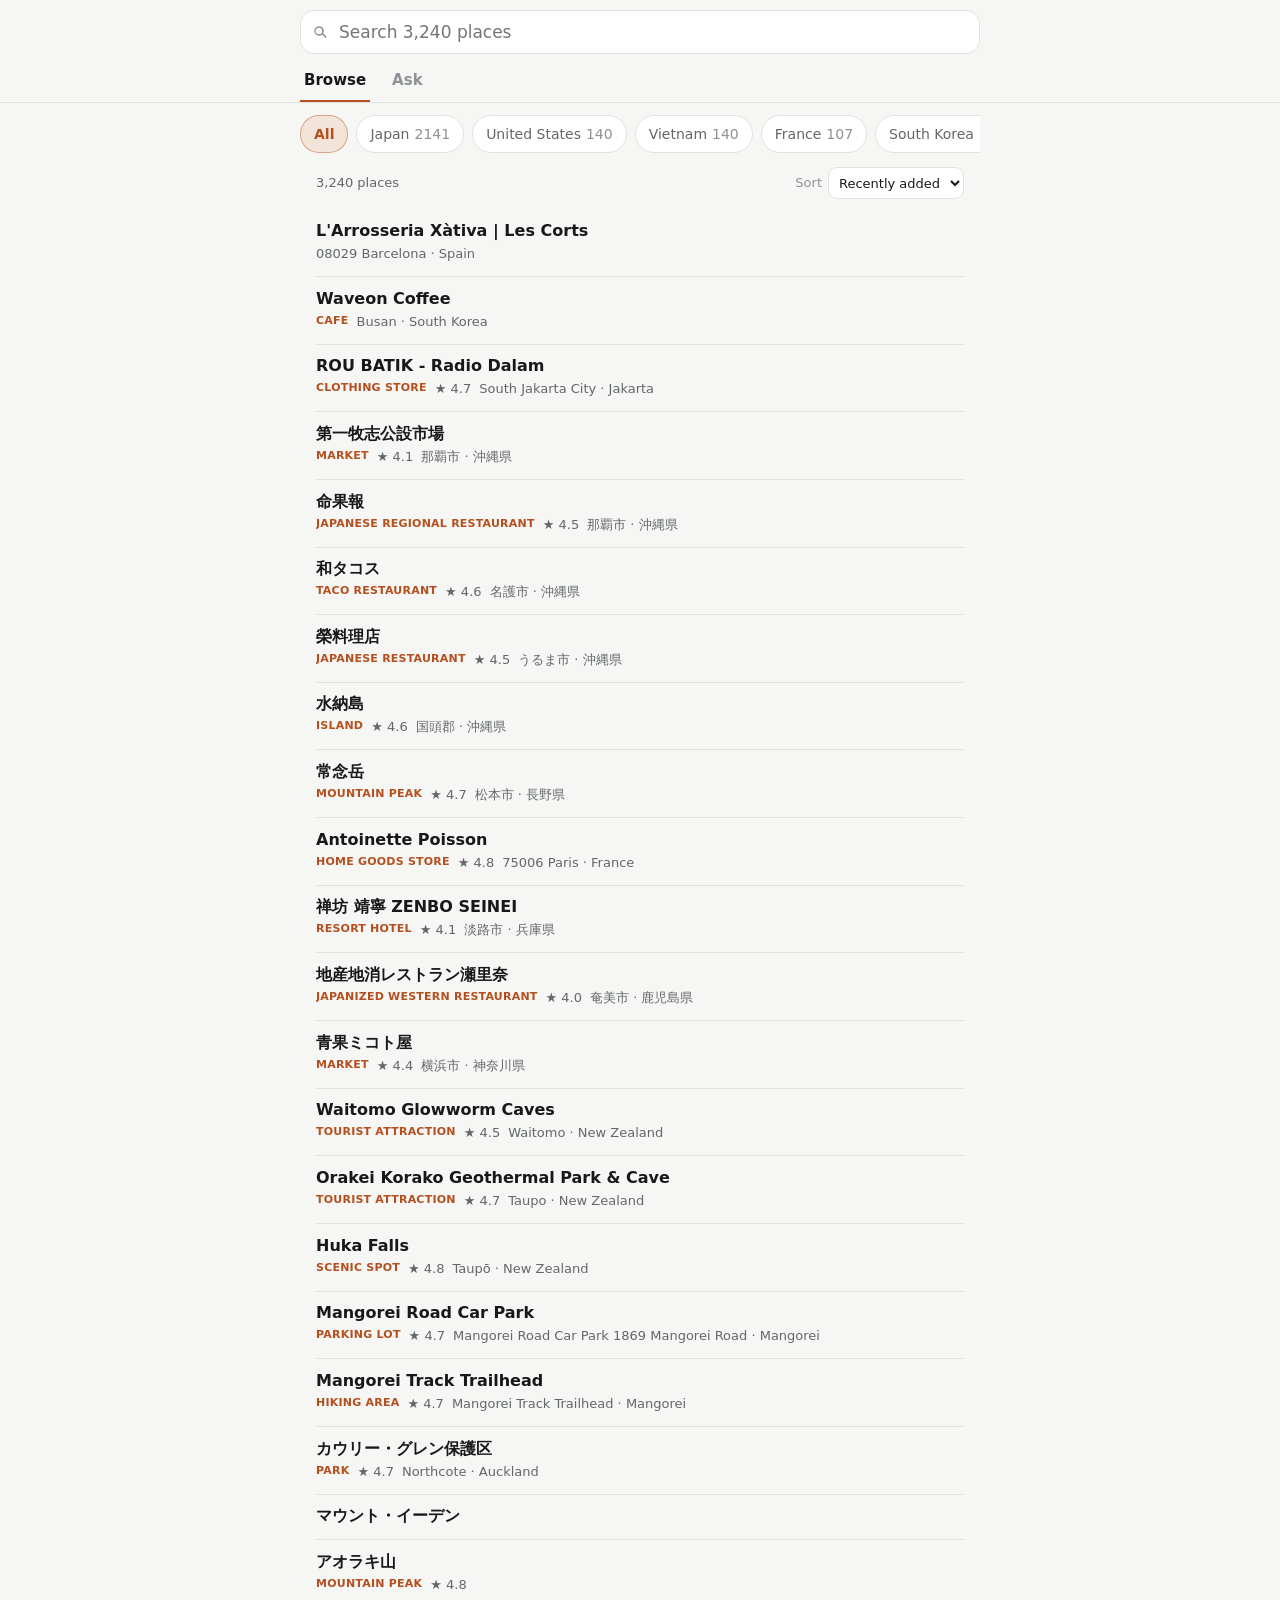
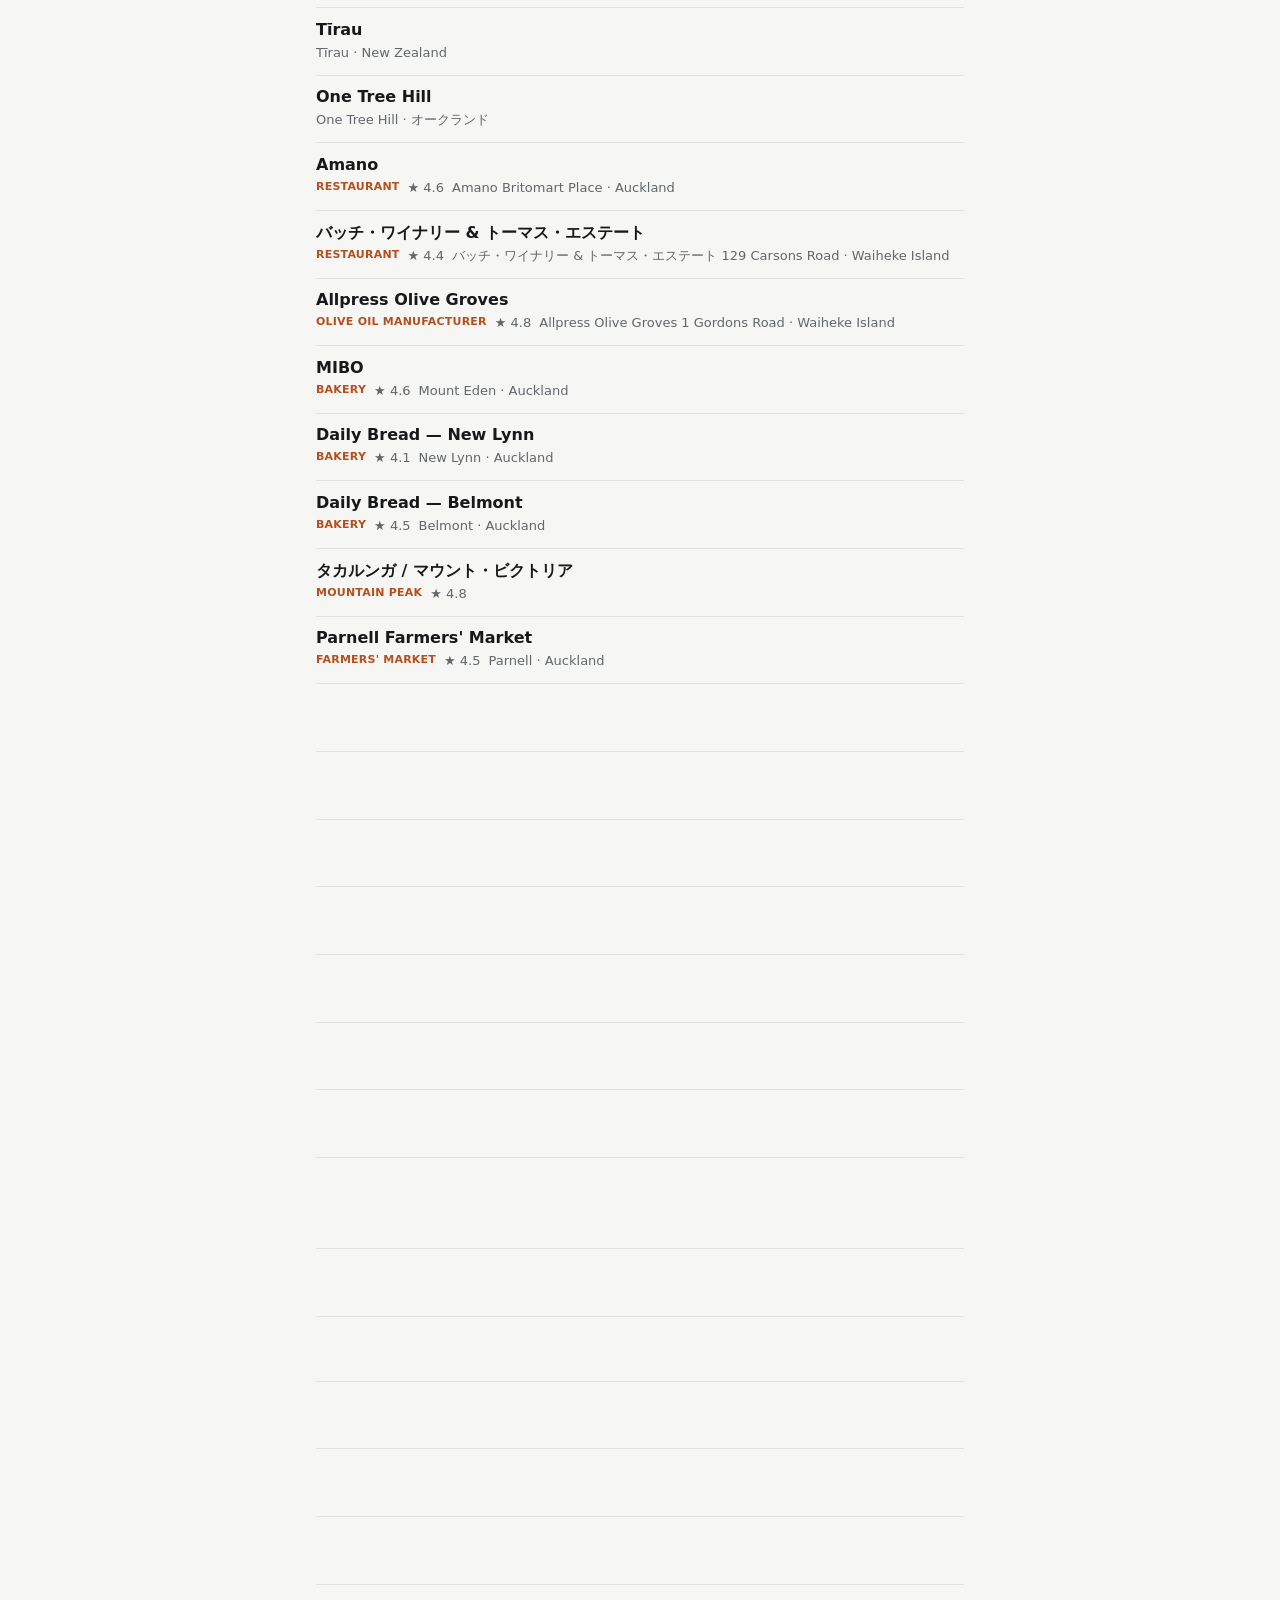
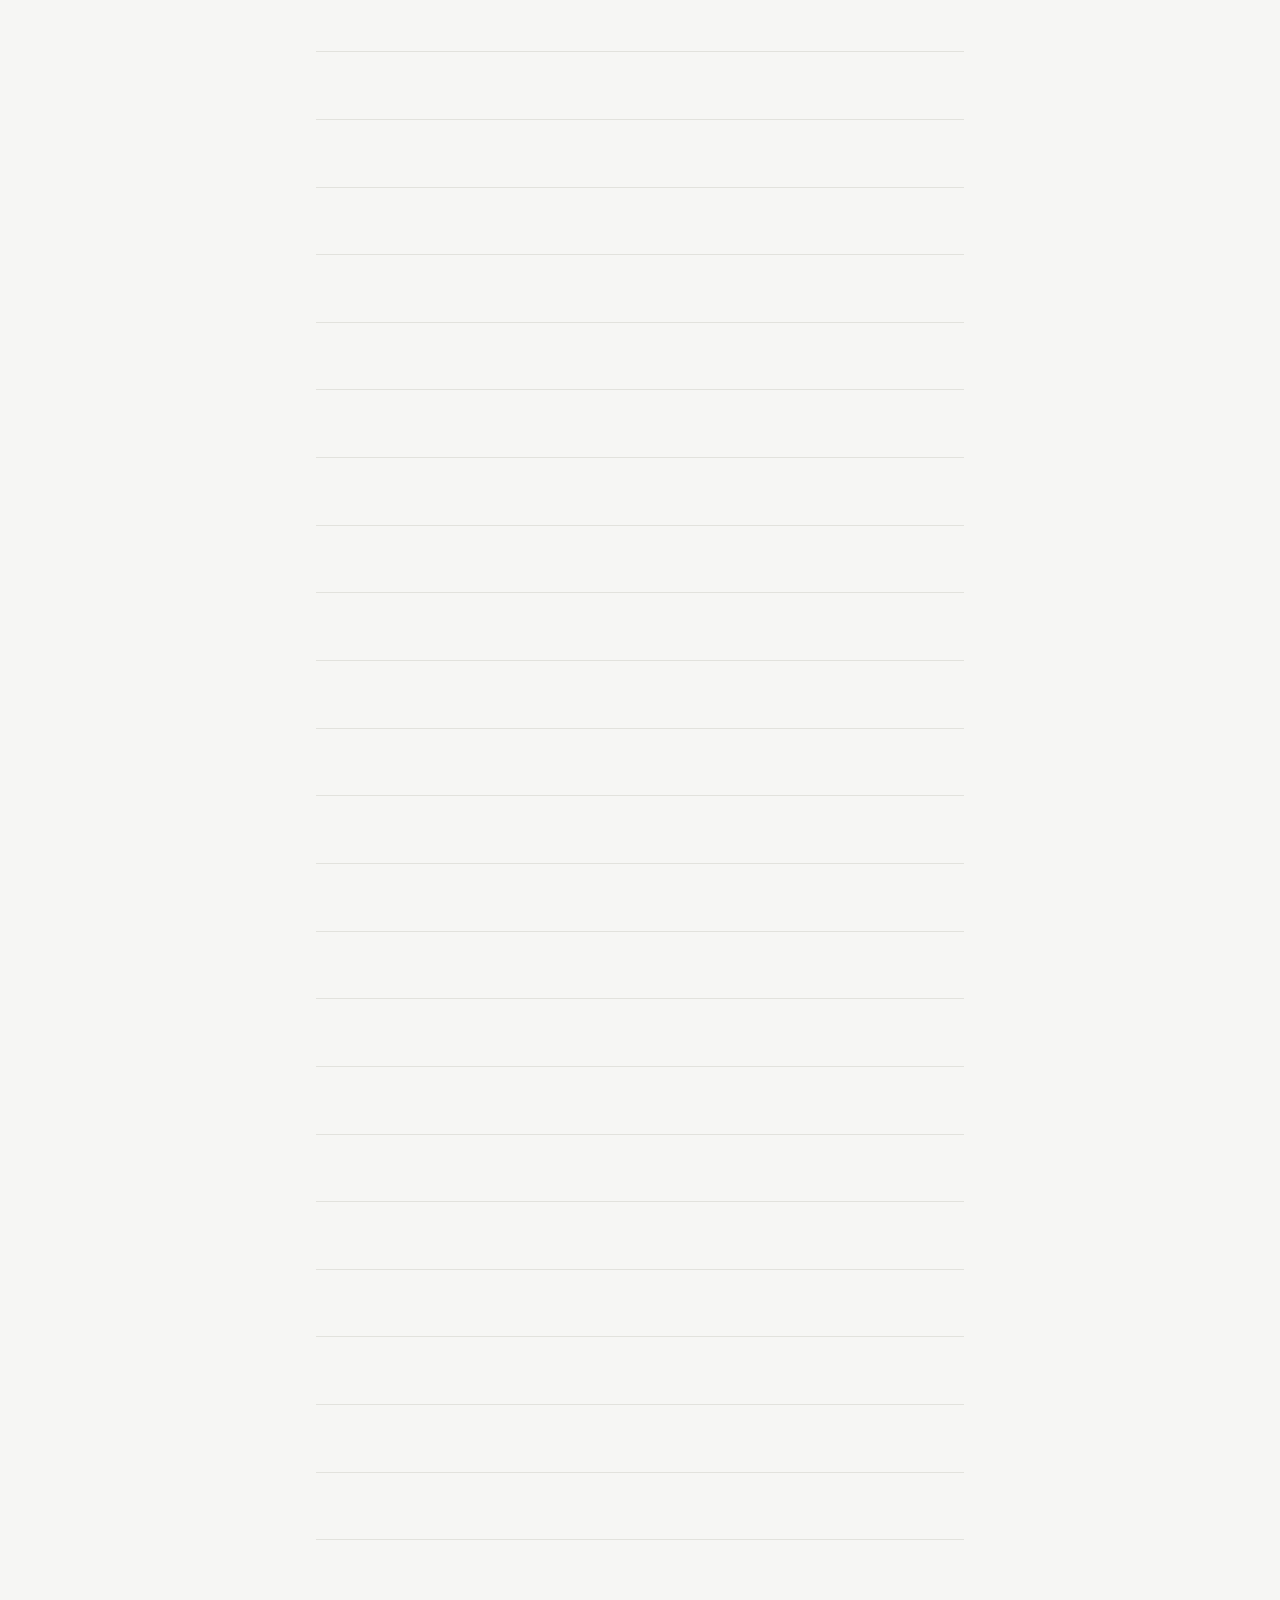
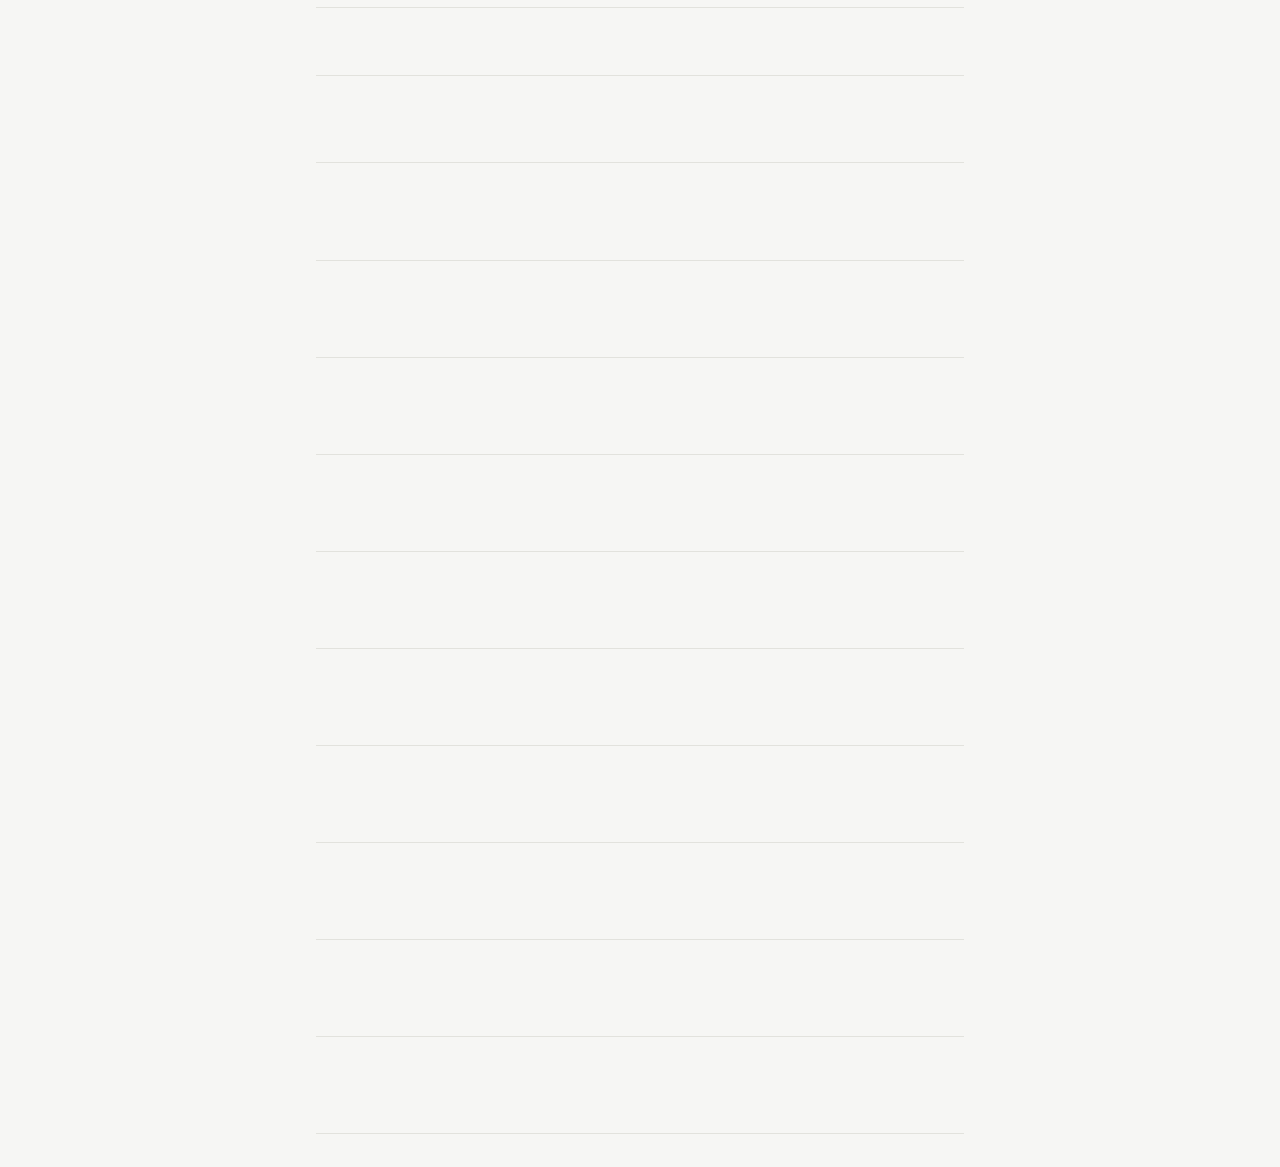
<file: index.html>
<!DOCTYPE html>
<html lang="en">
<head>
<meta charset="utf-8">
<title>Places</title>
<meta name="viewport" content="width=device-width, initial-scale=1, viewport-fit=cover">
<meta name="color-scheme" content="light dark">
<meta name="theme-color" content="#111417">
<meta name="apple-mobile-web-app-capable" content="yes">
<meta name="apple-mobile-web-app-title" content="Places">
<meta name="description" content="Search and browse a saved-places list.">
<link rel="stylesheet" href="app.css">
<link rel="preload" href="data/places.json" as="fetch" crossorigin>
</head>
<body>

<header class="bar">
  <div class="search">
    <svg class="search__icon" viewBox="0 0 24 24" aria-hidden="true"><path d="M10 4a6 6 0 104 10.5l4.3 4.3 1.4-1.4-4.3-4.3A6 6 0 0010 4zm0 2a4 4 0 110 8 4 4 0 010-8z"/></svg>
    <input id="q" type="search" inputmode="search" enterkeyhint="search"
           autocomplete="off" autocapitalize="off" spellcheck="false"
           placeholder="Search places" aria-label="Search places">
    <button id="clear" class="search__clear" type="button" aria-label="Clear search" hidden>&times;</button>
  </div>
  <nav class="tabs" role="tablist" aria-label="Views">
    <button class="tab is-on" id="tab-list" role="tab" aria-selected="true"
            aria-controls="view-list" data-view="list">Browse</button>
    <button class="tab" id="tab-ask" role="tab" aria-selected="false" tabindex="-1"
            aria-controls="view-ask" data-view="ask">Ask</button>
  </nav>
</header>

<main id="main">
  <section id="view-list" class="view is-on" role="tabpanel" aria-labelledby="tab-list">
    <div class="filters" id="filters"></div>
    <div class="statusline">
      <span id="count" aria-live="polite">Loading&hellip;</span>
      <label class="sort">
        <span class="sort__label">Sort</span>
        <select id="sort" aria-label="Sort results">
          <option value="recent">Recently added</option>
          <option value="oldest">Oldest first</option>
          <option value="name">Name A–Z</option>
          <option value="near">Nearest me</option>
          <option value="random">Shuffle</option>
        </select>
      </label>
    </div>
    <ul id="results" class="results"></ul>
    <div id="sentinel" class="sentinel" aria-hidden="true"></div>
    <p id="empty" class="empty" hidden>No matches. Try a shorter search, or clear the filters.</p>
  </section>

  <section id="view-ask" class="view" role="tabpanel" aria-labelledby="tab-ask">
    <div class="ask">
      <p class="ask__hint" id="askScope">Ask about your places in plain language.</p>
      <div class="ask__row">
        <textarea id="askInput" rows="2" placeholder="Where should I get coffee in Shibuya?"
                  aria-label="Your question"></textarea>
        <button id="askGo" class="btn" type="button">Ask</button>
      </div>
      <div class="ask__examples" id="askExamples"></div>
      <div id="askOut" class="ask__out" aria-live="polite"></div>
      <details class="keybox" id="keybox">
        <summary>API key</summary>
        <p class="keybox__note">
          Paste a <strong>Gemini</strong> key (from Google AI Studio) or an
          <strong>Anthropic</strong> key — the provider is detected from the key
          itself. It is stored only in this browser's <code>localStorage</code>
          and sent straight to the provider. It is never committed to the repo,
          but this page is public, so use a key you can rotate.
        </p>
        <div class="ask__row">
          <input id="key" type="password" placeholder="AIza… or sk-ant-…" autocomplete="off"
                 spellcheck="false" aria-label="API key">
          <button id="keySave" class="btn btn--ghost" type="button">Save</button>
        </div>
        <p class="keybox__note" id="keyState"></p>
      </details>
    </div>
  </section>
</main>

<div id="sheet" class="sheet" hidden>
  <div class="sheet__backdrop" data-close></div>
  <div class="sheet__panel" role="dialog" aria-modal="true" aria-labelledby="sheetName">
    <button class="sheet__close" type="button" data-close aria-label="Close details">
      <span class="sheet__grab" aria-hidden="true"></span>
    </button>
    <h2 id="sheetName" tabindex="-1"></h2>
    <p id="sheetMeta" class="sheet__meta"></p>
    <p id="sheetNote" class="sheet__note" hidden></p>
    <p id="sheetAddr" class="sheet__addr"></p>
    <dl id="sheetFacts" class="facts"></dl>
    <div id="sheetExtra"></div>
    <div class="sheet__actions">
      <a id="sheetMap" class="btn" target="_blank" rel="noopener">Open in Maps</a>
      <button id="sheetCopy" class="btn btn--ghost" type="button">Copy address</button>
    </div>
  </div>
</div>

<script src="app.js" type="module"></script>
</body>
</html>
</file>
<file: app.css>
/* Mobile-first. Tuned for iPhone 16 (393pt wide) and up. */

*, *::before, *::after { box-sizing: border-box; }

/* Author `display` declarations outrank the UA sheet's `[hidden]` rule, so
   toggling the `hidden` attribute needs this to actually hide anything. */
[hidden] { display: none !important; }

:root {
  --bg: #f6f6f4;
  --surface: #fff;
  --line: #e2e2dd;
  --ink: #16181a;
  --ink-dim: #62676c;
  --ink-faint: #8d9297;
  --accent: #b4501f;
  --accent-soft: #f3e4da;
  --radius: 14px;
  --tap: 44px;
  --pad: 16px;
  --safe-t: env(safe-area-inset-top, 0px);
  --safe-b: env(safe-area-inset-bottom, 0px);
  --font: -apple-system, BlinkMacSystemFont, "Hiragino Sans", "Noto Sans JP", system-ui, sans-serif;
}

@media (prefers-color-scheme: dark) {
  :root {
    --bg: #111417;
    --surface: #1b1f23;
    --line: #2b3137;
    --ink: #eceef0;
    --ink-dim: #a2a9b0;
    --ink-faint: #767d84;
    --accent: #e8895b;
    --accent-soft: #33221a;
  }
}

html { -webkit-text-size-adjust: 100%; }

body {
  margin: 0;
  font: 16px/1.45 var(--font);
  color: var(--ink);
  background: var(--bg);
  /* Fills the visual viewport on iOS without fighting the dynamic toolbar. */
  min-height: 100dvh;
  overscroll-behavior-y: none;
  -webkit-font-smoothing: antialiased;
}

/* ---------- top bar ---------- */

.bar {
  position: sticky;
  top: 0;
  z-index: 20;
  padding: calc(var(--safe-t) + 10px) var(--pad) 0;
  background: color-mix(in srgb, var(--bg) 88%, transparent);
  backdrop-filter: saturate(180%) blur(14px);
  -webkit-backdrop-filter: saturate(180%) blur(14px);
  border-bottom: 1px solid var(--line);
}

.search { position: relative; display: flex; align-items: center; }

.search__icon {
  position: absolute; left: 11px; width: 19px; height: 19px;
  fill: var(--ink-faint); pointer-events: none;
}

.search input {
  width: 100%;
  min-height: var(--tap);
  padding: 0 40px 0 38px;
  font: inherit;
  font-size: 17px; /* >=16px so iOS Safari does not zoom on focus */
  color: var(--ink);
  background: var(--surface);
  border: 1px solid var(--line);
  border-radius: var(--radius);
  -webkit-appearance: none;
  appearance: none;
}
.search input:focus-visible { outline: 2px solid var(--accent); outline-offset: 1px; }
.search input::-webkit-search-cancel-button { display: none; }

.search__clear {
  position: absolute; right: 2px;
  width: var(--tap); height: var(--tap);
  display: grid; place-items: center;
  font-size: 22px; line-height: 1;
  color: var(--ink-faint);
  background: none; border: 0; border-radius: 50%;
  cursor: pointer;
}

.tabs { display: flex; gap: 4px; margin-top: 8px; }

.tab {
  flex: 0 0 auto;
  min-height: 40px;
  padding: 0 4px;
  margin-right: 14px;
  font: inherit; font-size: 15px; font-weight: 600;
  color: var(--ink-faint);
  background: none; border: 0;
  border-bottom: 2px solid transparent;
  cursor: pointer;
}
.tab.is-on { color: var(--ink); border-bottom-color: var(--accent); }

/* ---------- views ---------- */

.view { display: none; padding-bottom: calc(var(--safe-b) + 32px); }
.view.is-on { display: block; }

/* ---------- filters ---------- */

.filters {
  display: flex;
  gap: 8px;
  overflow-x: auto;
  scrollbar-width: none;
  padding: 12px var(--pad);
  scroll-snap-type: x proximity;
  -webkit-overflow-scrolling: touch;
}
.filters::-webkit-scrollbar { display: none; }

.chip {
  flex: 0 0 auto;
  scroll-snap-align: start;
  min-height: 38px;
  padding: 0 13px;
  font: inherit; font-size: 14px; white-space: nowrap;
  color: var(--ink-dim);
  background: var(--surface);
  border: 1px solid var(--line);
  border-radius: 999px;
  cursor: pointer;
}
.chip[aria-pressed="true"] {
  color: var(--accent);
  background: var(--accent-soft);
  border-color: color-mix(in srgb, var(--accent) 45%, transparent);
  font-weight: 600;
}
.chip__n { color: var(--ink-faint); font-weight: 400; margin-left: 5px; }

/* ---------- status + sort ---------- */

.statusline {
  display: flex; align-items: center; justify-content: space-between; gap: 12px;
  padding: 2px var(--pad) 10px;
  font-size: 13px; color: var(--ink-dim);
}
.sort { display: flex; align-items: center; gap: 6px; }
.sort__label { color: var(--ink-faint); }
.sort select {
  font: inherit; font-size: 13px;
  color: var(--ink);
  background: var(--surface);
  border: 1px solid var(--line);
  border-radius: 9px;
  min-height: 32px;
  padding: 0 6px;
}

/* ---------- results ---------- */

.results { list-style: none; margin: 0; padding: 0 var(--pad); }

.card {
  display: block;
  /* Thousands of rows accumulate as the user pages; this keeps off-screen ones
     out of layout and paint. The size hint avoids scrollbar jumping. */
  content-visibility: auto;
  contain-intrinsic-size: auto 72px;
  width: 100%;
  text-align: left;
  padding: 12px 0;
  background: none;
  border: 0;
  border-bottom: 1px solid var(--line);
  font: inherit;
  color: inherit;
  cursor: pointer;
}
.card:active { background: color-mix(in srgb, var(--accent) 6%, transparent); }

.card__name {
  font-size: 16px; font-weight: 600; line-height: 1.3;
  /* Long Japanese names must wrap rather than widen the page. */
  overflow-wrap: anywhere;
}
.card__name mark {
  background: color-mix(in srgb, var(--accent) 26%, transparent);
  color: inherit; border-radius: 3px; padding: 0 1px;
}
.card__sub {
  margin-top: 3px;
  font-size: 13px; color: var(--ink-dim);
  display: flex; flex-wrap: wrap; gap: 4px 8px;
}
.card__note {
  margin-top: 5px;
  font-size: 13px; color: var(--ink-dim);
  border-left: 2px solid var(--accent-soft);
  padding-left: 8px;
  overflow-wrap: anywhere;
}
.rating { font-size: 13px; color: var(--ink-dim); font-variant-numeric: tabular-nums; }

.tag {
  font-size: 11px; font-weight: 600; letter-spacing: .02em;
  text-transform: uppercase;
  color: var(--accent);
}

.sentinel { height: 1px; }

.empty { padding: 40px var(--pad); text-align: center; color: var(--ink-dim); }

/* ---------- ask ---------- */

.ask { padding: 14px var(--pad); }
.ask__hint { margin: 0 0 10px; font-size: 14px; color: var(--ink-dim); }
.ask__row { display: flex; gap: 8px; align-items: flex-start; }

.ask textarea, .ask input {
  flex: 1 1 auto; min-width: 0;
  font: inherit; font-size: 16px;
  color: var(--ink);
  background: var(--surface);
  border: 1px solid var(--line);
  border-radius: var(--radius);
  padding: 10px 12px;
  resize: vertical;
  -webkit-appearance: none;
  appearance: none;
}

.btn {
  flex: 0 0 auto;
  min-height: var(--tap);
  padding: 0 16px;
  display: inline-grid; place-items: center;
  font: inherit; font-size: 15px; font-weight: 600;
  text-decoration: none;
  color: #fff;
  background: var(--accent);
  border: 1px solid transparent;
  border-radius: var(--radius);
  cursor: pointer;
}
.btn--ghost { color: var(--ink); background: var(--surface); border-color: var(--line); }
.btn[disabled] { opacity: .5; cursor: default; }

.ask__examples { display: flex; flex-wrap: wrap; gap: 7px; margin-top: 10px; }
.ask__examples .chip { font-size: 13px; }

.ask__out {
  margin-top: 16px;
  font-size: 15px;
  white-space: pre-wrap;
  overflow-wrap: anywhere;
}
.ask__out .err { color: #c0392b; }
@media (prefers-color-scheme: dark) { .ask__out .err { color: #ff8a75; } }
.ask__out .cited {
  margin-top: 14px; padding-top: 10px;
  border-top: 1px solid var(--line);
  font-size: 13px; color: var(--ink-dim);
}

.keybox { margin-top: 22px; font-size: 13px; color: var(--ink-dim); }
.keybox summary { min-height: var(--tap); display: flex; align-items: center; cursor: pointer; }
.keybox__note { margin: 6px 0 10px; line-height: 1.5; }
.keybox code { font-size: 12px; }

/* ---------- detail sheet ---------- */

.sheet { position: fixed; inset: 0; z-index: 40; }
.sheet__backdrop { position: absolute; inset: 0; background: rgba(0,0,0,.4); }

.sheet__panel {
  position: absolute; left: 0; right: 0; bottom: 0;
  max-height: 82dvh; overflow-y: auto;
  padding: 6px var(--pad) calc(var(--safe-b) + 20px);
  background: var(--surface);
  border-radius: 18px 18px 0 0;
  animation: rise .18s ease-out;
}
@keyframes rise { from { transform: translateY(14px); opacity: .6; } }
@media (prefers-reduced-motion: reduce) { .sheet__panel { animation: none; } }

.sheet__close {
  display: block; width: 100%; min-height: var(--tap);
  margin: 0 0 4px; padding: 0;
  background: none; border: 0; cursor: pointer;
}
.sheet__grab {
  display: block; width: 40px; height: 5px; margin: 0 auto;
  border-radius: 99px; background: var(--line);
}
.sheet__panel h2 { margin: 0; font-size: 20px; line-height: 1.25; overflow-wrap: anywhere; }
.sheet__meta {
  margin: 6px 0 0;
  font-size: 13px; color: var(--ink-dim);
  white-space: pre-line; /* the "added by" line is joined with \n */
}
.sheet__note {
  margin: 12px 0 0; padding-left: 10px;
  border-left: 2px solid var(--accent-soft);
  font-size: 15px; overflow-wrap: anywhere;
}
.sheet__addr { margin: 12px 0 0; font-size: 14px; color: var(--ink-dim); overflow-wrap: anywhere; }
.facts {
  display: grid;
  grid-template-columns: max-content 1fr;
  gap: 4px 12px;
  margin: 14px 0 0;
  font-size: 14px;
}
.facts dt { color: var(--ink-faint); }
.facts dd { margin: 0; overflow-wrap: anywhere; }
.facts a { color: var(--accent); }

/* ---------- sheet detail blocks ---------- */

.block { margin-top: 20px; }
.block h3 {
  margin: 0 0 8px;
  font-size: 12px; font-weight: 700; letter-spacing: .05em;
  text-transform: uppercase; color: var(--ink-faint);
}

.hist { display: flex; flex-direction: column; }
.hist__row { display: flex; align-items: center; gap: 8px; margin-bottom: 3px; }
.hist__label { width: 24px; font-size: 12px; color: var(--ink-dim); }
.hist__bar {
  flex: 1 1 auto; height: 7px; border-radius: 4px;
  background: var(--line);
  position: relative; overflow: hidden;
}
.hist__bar::after {
  content: ''; position: absolute; inset: 0 auto 0 0;
  width: var(--w, 0%); background: var(--accent); border-radius: 4px;
}
.hist__n {
  min-width: 44px; text-align: right;
  font-size: 12px; color: var(--ink-faint);
  font-variant-numeric: tabular-nums;
}

.blurb { margin: 0; font-size: 14px; line-height: 1.5; }

.review { margin-bottom: 12px; }
.review__head { font-size: 12px; color: var(--ink-faint); }
.review__body {
  margin: 3px 0 0; font-size: 14px; line-height: 1.5;
  overflow-wrap: anywhere;
}

.sheet__actions { display: flex; gap: 8px; margin-top: 18px; }
.sheet__actions .btn { flex: 1 1 auto; }

/* Wider screens: keep the column readable instead of stretching it. */
@media (min-width: 620px) {
  .bar > *, .view { max-width: 680px; margin-inline: auto; }
  .sheet__panel {
    max-width: 560px; margin-inline: auto;
    bottom: 24px; left: 16px; right: 16px;
    border-radius: 18px;
  }
}
</file>
